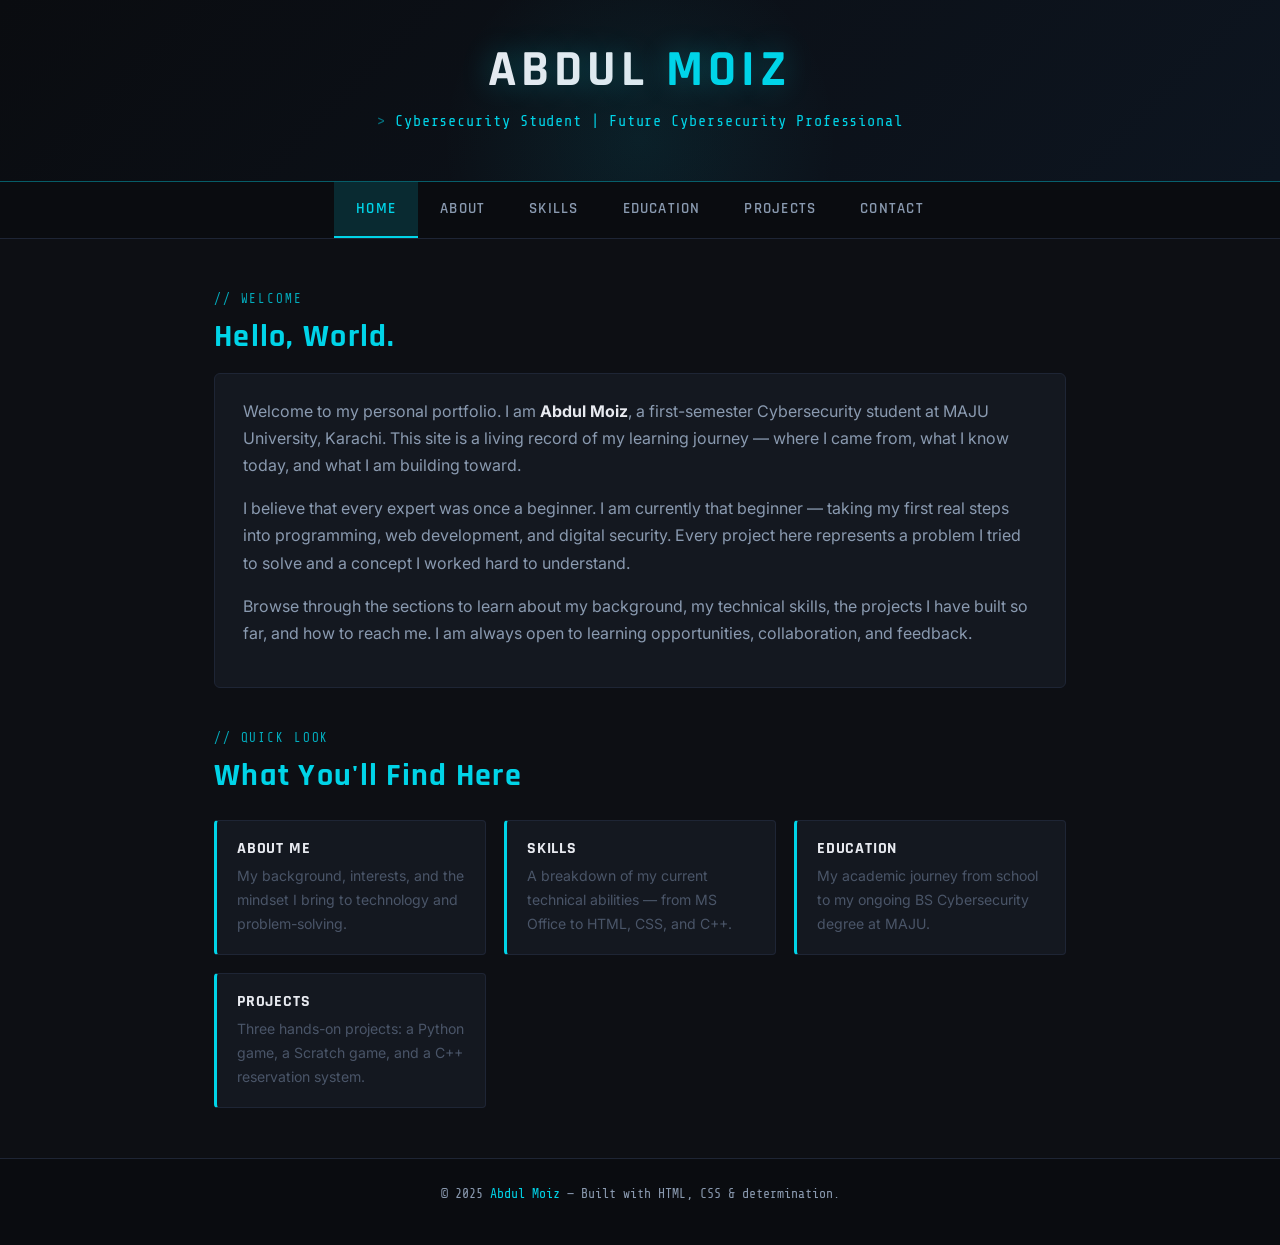
<file: Porfolio/index.html>
<!DOCTYPE html>
<html lang="en">
<head>
    <meta charset="UTF-8">
    <meta name="viewport" content="width=device-width, initial-scale=1.0">
    <title>Abdul Moiz - Portfolio</title>
    <link rel="stylesheet" href="style.css">
</head>
<body>

<header>
    <h1>Abdul <span>Moiz</span></h1>
    <p class="tagline">Cybersecurity Student | Future Cybersecurity Professional</p>
</header>

<nav>
    <a href="index.html" class="active">Home</a>
    <a href="about.html">About</a>
    <a href="skills.html">Skills</a>
    <a href="education.html">Education</a>
    <a href="project.html">Projects</a>
    <a href="contact.html">Contact</a>
</nav>

<section>
    <div class="section-label">// welcome</div>
    <h2>Hello, World.</h2>
    <div class="card">
        <p>
            Welcome to my personal portfolio. I am <strong style="color:var(--text-primary)">Abdul Moiz</strong>, a first-semester
            Cybersecurity student at MAJU University, Karachi. This site is a living record of my learning journey —
            where I came from, what I know today, and what I am building toward.
        </p>
        <p>
            I believe that every expert was once a beginner. I am currently that beginner — taking my first real steps into
            programming, web development, and digital security. Every project here represents a problem I tried to solve
            and a concept I worked hard to understand.
        </p>
        <p>
            Browse through the sections to learn about my background, my technical skills, the projects I have built so far,
            and how to reach me. I am always open to learning opportunities, collaboration, and feedback.
        </p>
    </div>

    <div class="section-label" style="margin-top:40px">// quick look</div>
    <h2>What You'll Find Here</h2>
    <div class="skills-grid">
        <div class="skill-item">
            <h4>About Me</h4>
            <p>My background, interests, and the mindset I bring to technology and problem-solving.</p>
        </div>
        <div class="skill-item">
            <h4>Skills</h4>
            <p>A breakdown of my current technical abilities — from MS Office to HTML, CSS, and C++.</p>
        </div>
        <div class="skill-item">
            <h4>Education</h4>
            <p>My academic journey from school to my ongoing BS Cybersecurity degree at MAJU.</p>
        </div>
        <div class="skill-item">
            <h4>Projects</h4>
            <p>Three hands-on projects: a Python game, a Scratch game, and a C++ reservation system.</p>
        </div>
    </div>
</section>

<footer>
    <p>&copy; 2025 <span>Abdul Moiz</span> &mdash; Built with HTML, CSS &amp; determination.</p>
</footer>

</body>
</html>
</file>
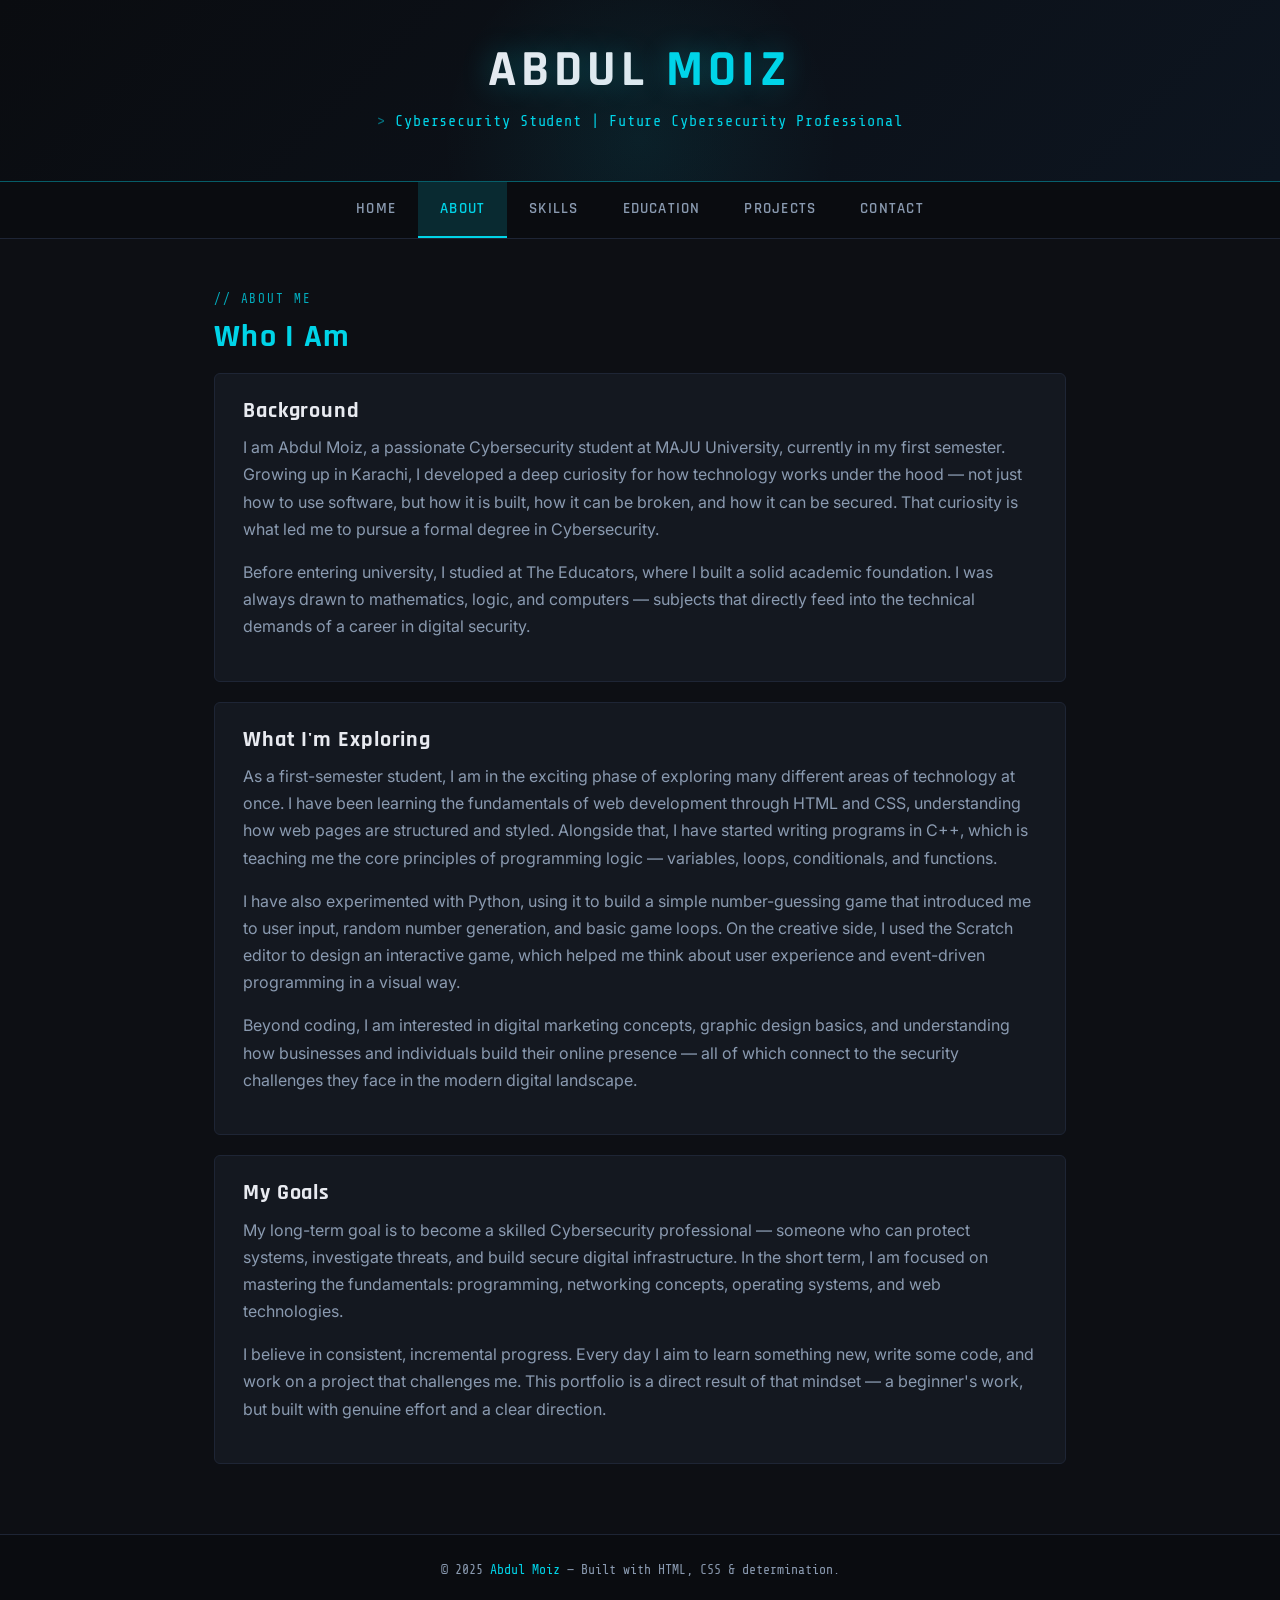
<file: Porfolio/about.html>
<!DOCTYPE html>
<html lang="en">
<head>
    <meta charset="UTF-8">
    <meta name="viewport" content="width=device-width, initial-scale=1.0">
    <title>About Me - Abdul Moiz</title>
    <link rel="stylesheet" href="style.css">
</head>
<body>

<header>
    <h1>Abdul <span>Moiz</span></h1>
    <p class="tagline">Cybersecurity Student | Future Cybersecurity Professional</p>
</header>

<nav>
    <a href="index.html">Home</a>
    <a href="about.html" class="active">About</a>
    <a href="skills.html">Skills</a>
    <a href="education.html">Education</a>
    <a href="project.html">Projects</a>
    <a href="contact.html">Contact</a>
</nav>

<section>
    <div class="section-label">// about me</div>
    <h2>Who I Am</h2>

    <div class="card">
        <h3>Background</h3>
        <p>
            I am Abdul Moiz, a passionate Cybersecurity student at MAJU University, currently in my first semester.
            Growing up in Karachi, I developed a deep curiosity for how technology works under the hood —
            not just how to use software, but how it is built, how it can be broken, and how it can be secured.
            That curiosity is what led me to pursue a formal degree in Cybersecurity.
        </p>
        <p>
            Before entering university, I studied at The Educators, where I built a solid academic foundation.
            I was always drawn to mathematics, logic, and computers — subjects that directly feed into the
            technical demands of a career in digital security.
        </p>
    </div>

    <div class="card">
        <h3>What I'm Exploring</h3>
        <p>
            As a first-semester student, I am in the exciting phase of exploring many different areas of technology at once.
            I have been learning the fundamentals of web development through HTML and CSS, understanding how web pages are
            structured and styled. Alongside that, I have started writing programs in C++, which is teaching me the core
            principles of programming logic — variables, loops, conditionals, and functions.
        </p>
        <p>
            I have also experimented with Python, using it to build a simple number-guessing game that introduced me to
            user input, random number generation, and basic game loops. On the creative side, I used the Scratch editor to
            design an interactive game, which helped me think about user experience and event-driven programming in a
            visual way.
        </p>
        <p>
            Beyond coding, I am interested in digital marketing concepts, graphic design basics, and understanding how
            businesses and individuals build their online presence — all of which connect to the security challenges
            they face in the modern digital landscape.
        </p>
    </div>

    <div class="card">
        <h3>My Goals</h3>
        <p>
            My long-term goal is to become a skilled Cybersecurity professional — someone who can protect systems,
            investigate threats, and build secure digital infrastructure. In the short term, I am focused on mastering
            the fundamentals: programming, networking concepts, operating systems, and web technologies.
        </p>
        <p>
            I believe in consistent, incremental progress. Every day I aim to learn something new, write some code,
            and work on a project that challenges me. This portfolio is a direct result of that mindset —
            a beginner's work, but built with genuine effort and a clear direction.
        </p>
    </div>
</section>

<footer>
    <p>&copy; 2025 <span>Abdul Moiz</span> &mdash; Built with HTML, CSS &amp; determination.</p>
</footer>

</body>
</html>
</file>
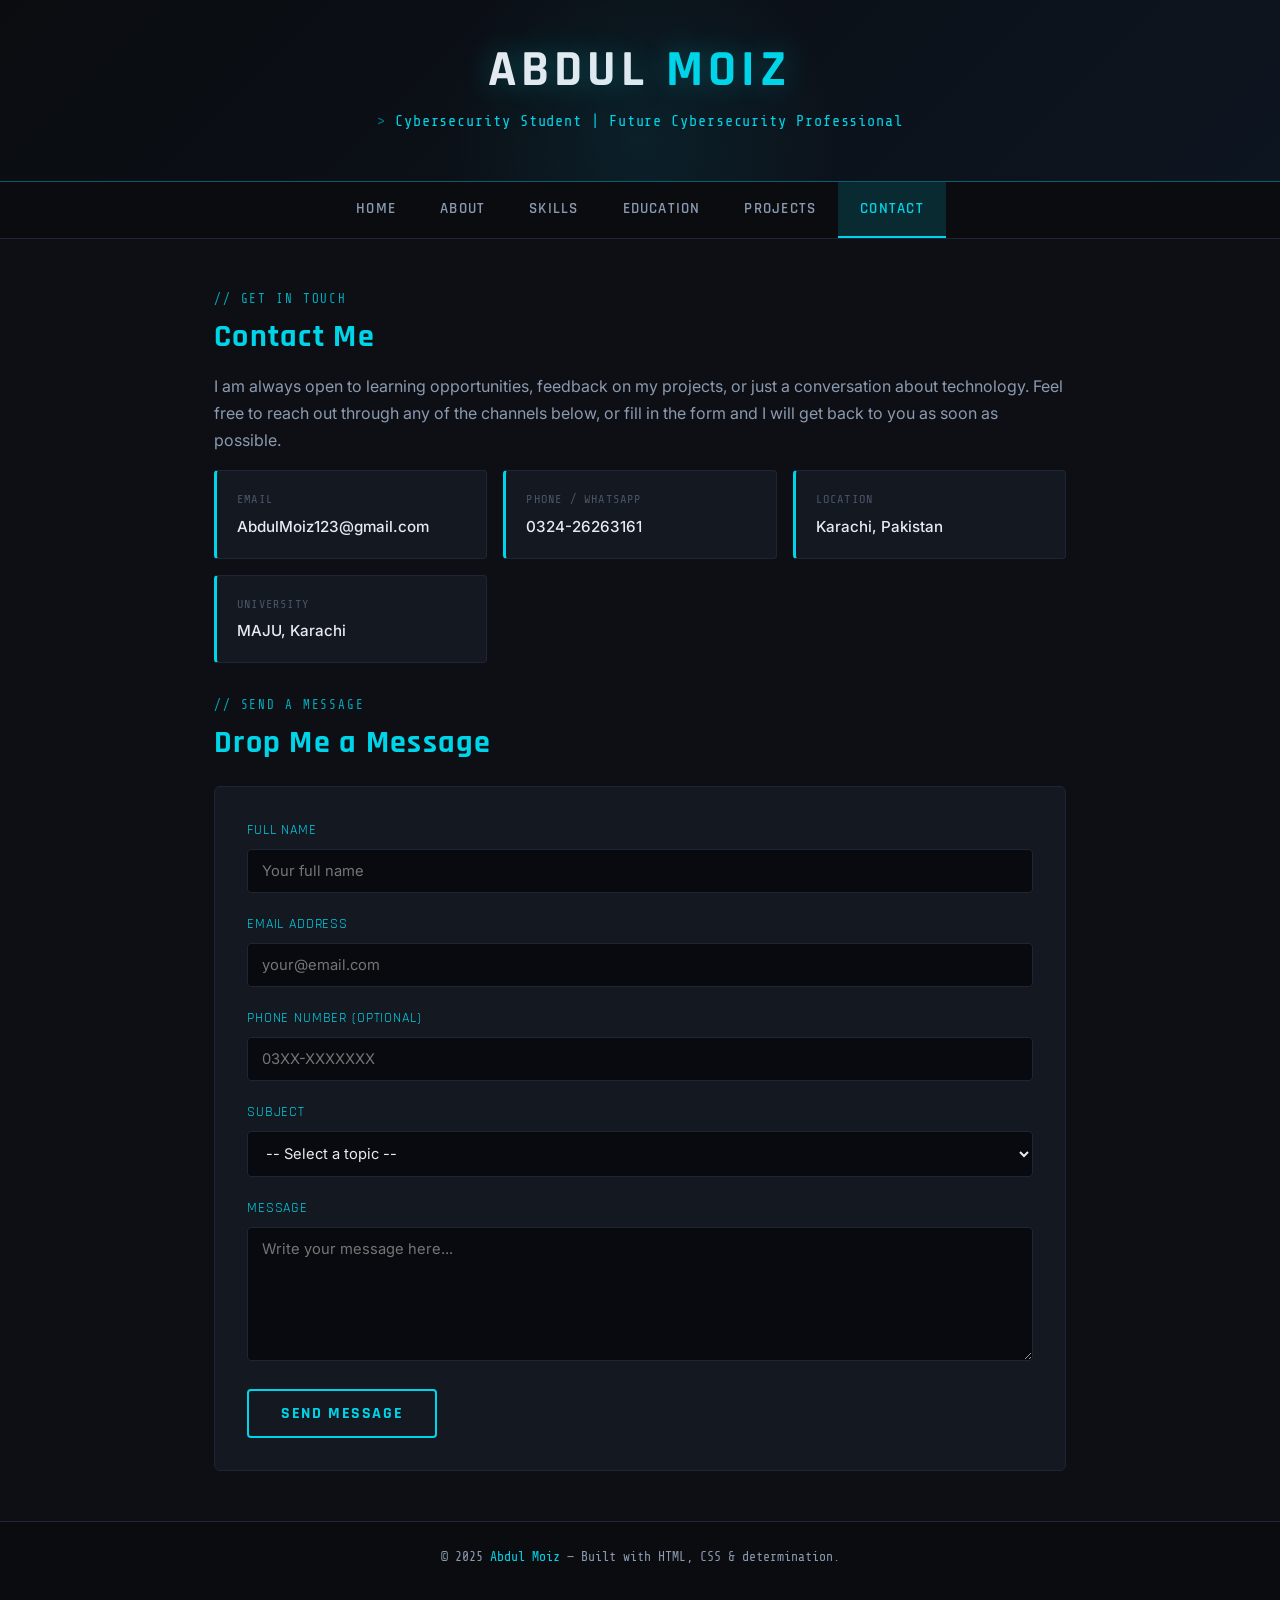
<file: Porfolio/contact.html>
<!DOCTYPE html>
<html lang="en">
<head>
    <meta charset="UTF-8">
    <meta name="viewport" content="width=device-width, initial-scale=1.0">
    <title>Contact - Abdul Moiz</title>
    <link rel="stylesheet" href="style.css">
</head>
<body>

<header>
    <h1>Abdul <span>Moiz</span></h1>
    <p class="tagline">Cybersecurity Student | Future Cybersecurity Professional</p>
</header>

<nav>
    <a href="index.html">Home</a>
    <a href="about.html">About</a>
    <a href="skills.html">Skills</a>
    <a href="education.html">Education</a>
    <a href="project.html">Projects</a>
    <a href="contact.html" class="active">Contact</a>
</nav>

<section>
    <div class="section-label">// get in touch</div>
    <h2>Contact Me</h2>
    <p>
        I am always open to learning opportunities, feedback on my projects, or just a conversation
        about technology. Feel free to reach out through any of the channels below, or fill in the
        form and I will get back to you as soon as possible.
    </p>

    <div class="contact-info">
        <div class="contact-item">
            <div class="ci-label">Email</div>
            <div class="ci-value">AbdulMoiz123@gmail.com</div>
        </div>
        <div class="contact-item">
            <div class="ci-label">Phone / WhatsApp</div>
            <div class="ci-value">0324-26263161</div>
        </div>
        <div class="contact-item">
            <div class="ci-label">Location</div>
            <div class="ci-value">Karachi, Pakistan</div>
        </div>
        <div class="contact-item">
            <div class="ci-label">University</div>
            <div class="ci-value">MAJU, Karachi</div>
        </div>
    </div>

    <div class="section-label">// send a message</div>
    <h2>Drop Me a Message</h2>

    <div class="form-wrapper">
        <form action="#" method="post">

            <div class="form-group">
                <label for="fullname">Full Name</label>
                <input type="text" id="fullname" name="fullname" placeholder="Your full name" required>
            </div>

            <div class="form-group">
                <label for="email">Email Address</label>
                <input type="email" id="email" name="email" placeholder="your@email.com" required>
            </div>

            <div class="form-group">
                <label for="phone">Phone Number (optional)</label>
                <input type="tel" id="phone" name="phone" placeholder="03XX-XXXXXXX">
            </div>

            <div class="form-group">
                <label for="subject">Subject</label>
                <select id="subject" name="subject">
                    <option value="">-- Select a topic --</option>
                    <option value="feedback">Feedback on my portfolio</option>
                    <option value="project">Question about a project</option>
                    <option value="collab">Collaboration opportunity</option>
                    <option value="general">General message</option>
                </select>
            </div>

            <div class="form-group">
                <label for="message">Message</label>
                <textarea id="message" name="message" placeholder="Write your message here..." rows="6" required></textarea>
            </div>

            <button type="submit" class="btn">Send Message</button>

        </form>
    </div>
</section>

<footer>
    <p>&copy; 2025 <span>Abdul Moiz</span> &mdash; Built with HTML, CSS &amp; determination.</p>
</footer>

</body>
</html>
</file>
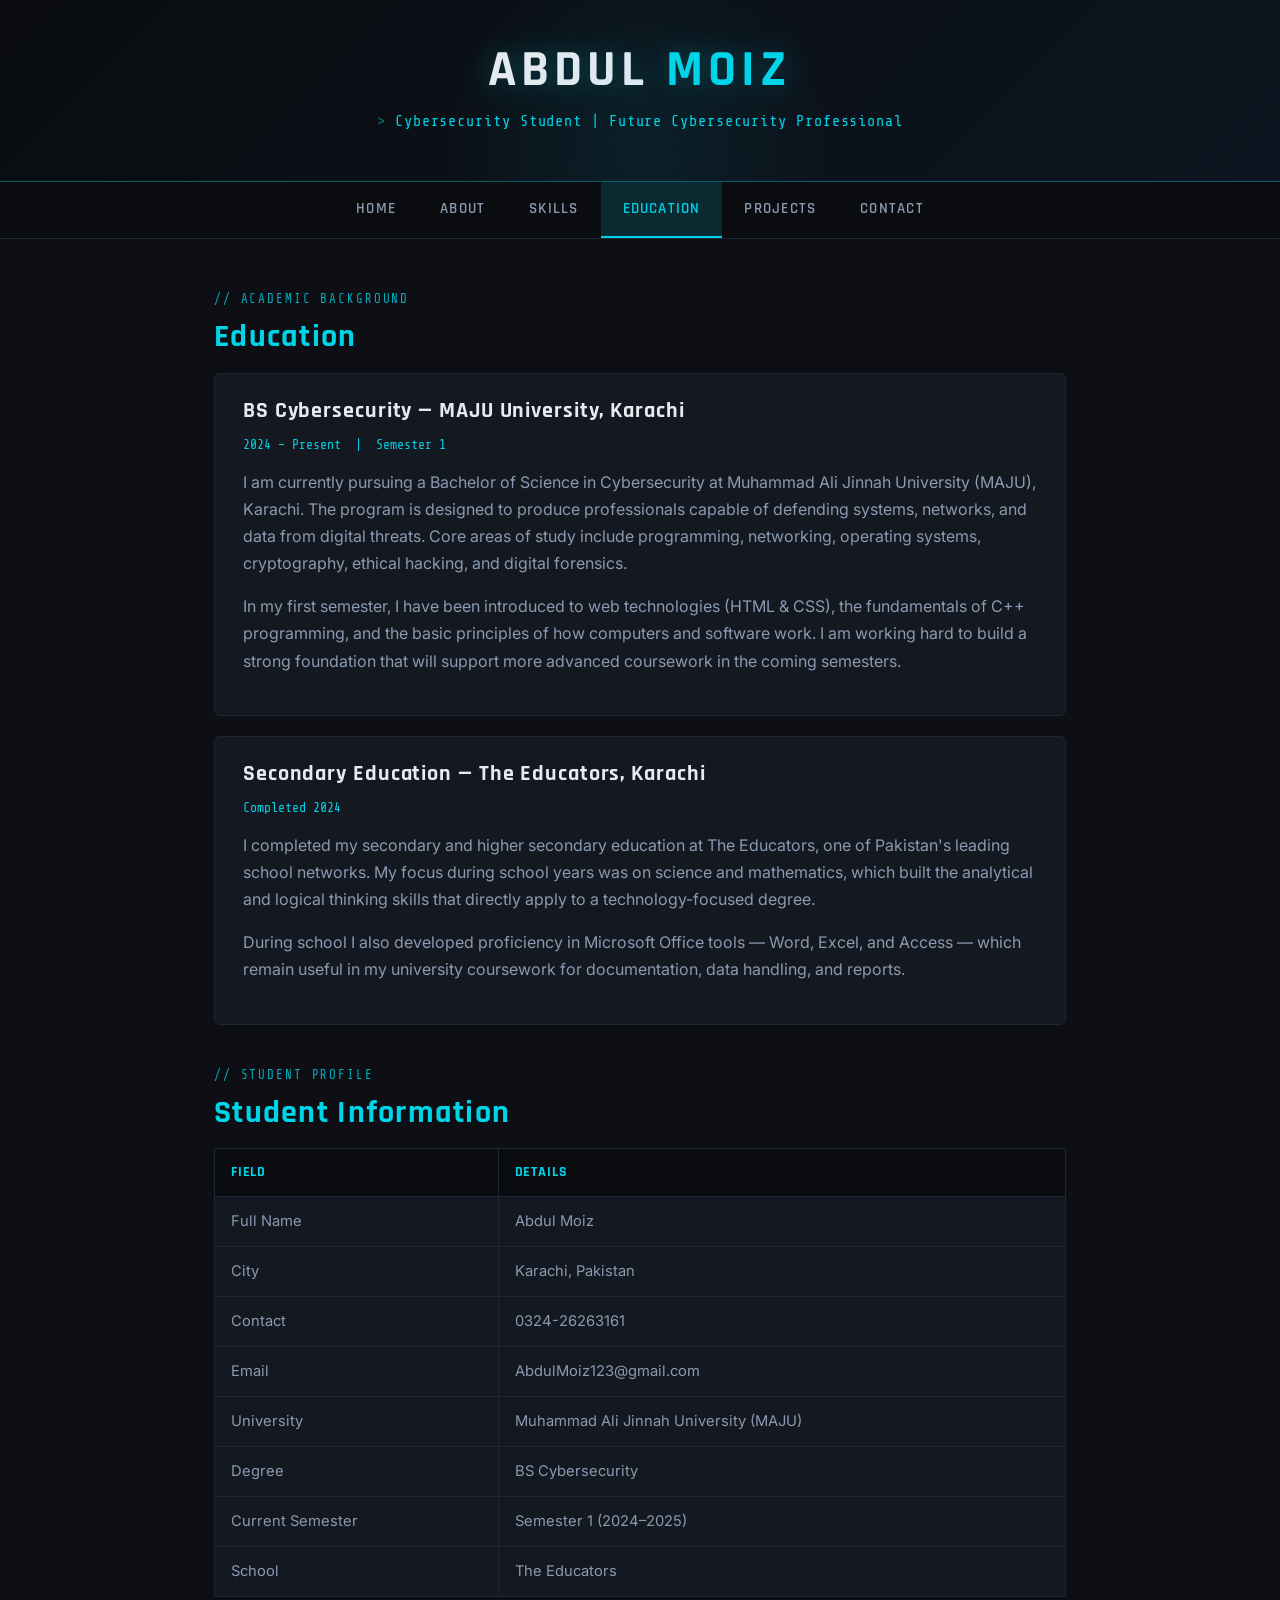
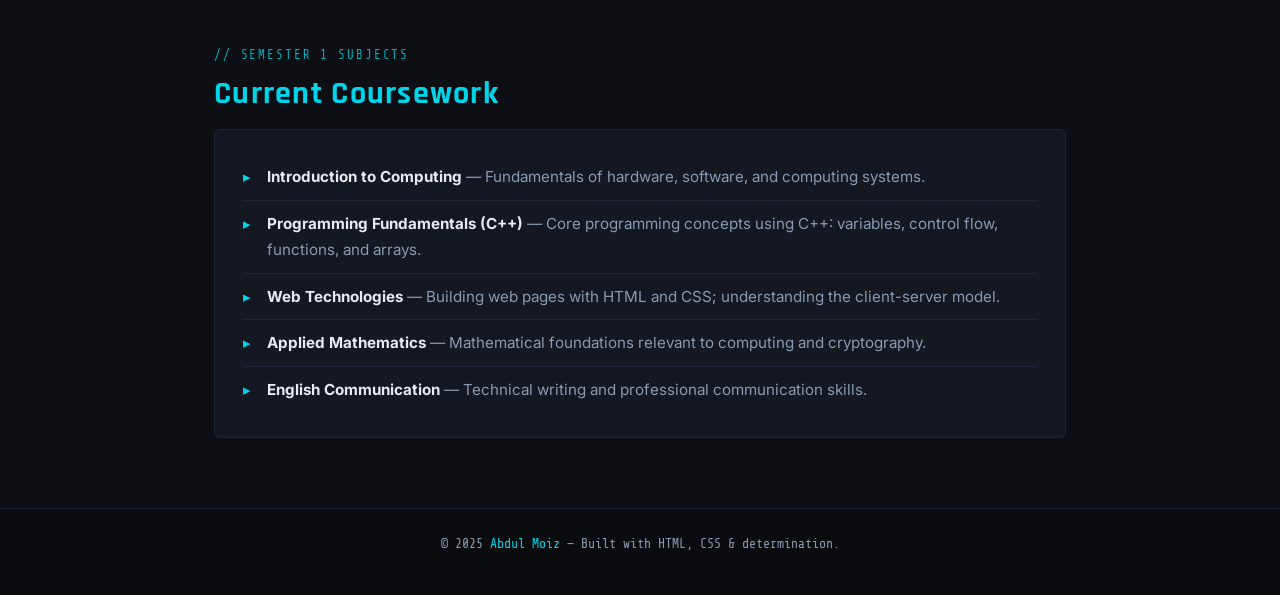
<file: Porfolio/education.html>
<!DOCTYPE html>
<html lang="en">
<head>
    <meta charset="UTF-8">
    <meta name="viewport" content="width=device-width, initial-scale=1.0">
    <title>Education - Abdul Moiz</title>
    <link rel="stylesheet" href="style.css">
</head>
<body>

<header>
    <h1>Abdul <span>Moiz</span></h1>
    <p class="tagline">Cybersecurity Student | Future Cybersecurity Professional</p>
</header>

<nav>
    <a href="index.html">Home</a>
    <a href="about.html">About</a>
    <a href="skills.html">Skills</a>
    <a href="education.html" class="active">Education</a>
    <a href="project.html">Projects</a>
    <a href="contact.html">Contact</a>
</nav>

<section>
    <div class="section-label">// academic background</div>
    <h2>Education</h2>

    <div class="card">
        <h3>BS Cybersecurity — MAJU University, Karachi</h3>
        <p style="font-family:var(--font-mono); font-size:0.82rem; color:var(--accent); margin-bottom:12px">2024 – Present &nbsp;|&nbsp; Semester 1</p>
        <p>
            I am currently pursuing a Bachelor of Science in Cybersecurity at Muhammad Ali Jinnah University (MAJU), Karachi.
            The program is designed to produce professionals capable of defending systems, networks, and data from digital threats.
            Core areas of study include programming, networking, operating systems, cryptography, ethical hacking, and digital forensics.
        </p>
        <p>
            In my first semester, I have been introduced to web technologies (HTML & CSS), the fundamentals of C++ programming,
            and the basic principles of how computers and software work. I am working hard to build a strong foundation
            that will support more advanced coursework in the coming semesters.
        </p>
    </div>

    <div class="card">
        <h3>Secondary Education — The Educators, Karachi</h3>
        <p style="font-family:var(--font-mono); font-size:0.82rem; color:var(--accent); margin-bottom:12px">Completed 2024</p>
        <p>
            I completed my secondary and higher secondary education at The Educators, one of Pakistan's leading
            school networks. My focus during school years was on science and mathematics, which built the analytical
            and logical thinking skills that directly apply to a technology-focused degree.
        </p>
        <p>
            During school I also developed proficiency in Microsoft Office tools — Word, Excel, and Access —
            which remain useful in my university coursework for documentation, data handling, and reports.
        </p>
    </div>

    <div class="section-label" style="margin-top:40px">// student profile</div>
    <h2>Student Information</h2>

    <table>
        <thead>
            <tr>
                <th>Field</th>
                <th>Details</th>
            </tr>
        </thead>
        <tbody>
            <tr>
                <td>Full Name</td>
                <td>Abdul Moiz</td>
            </tr>
            <tr>
                <td>City</td>
                <td>Karachi, Pakistan</td>
            </tr>
            <tr>
                <td>Contact</td>
                <td>0324-26263161</td>
            </tr>
            <tr>
                <td>Email</td>
                <td>AbdulMoiz123@gmail.com</td>
            </tr>
            <tr>
                <td>University</td>
                <td>Muhammad Ali Jinnah University (MAJU)</td>
            </tr>
            <tr>
                <td>Degree</td>
                <td>BS Cybersecurity</td>
            </tr>
            <tr>
                <td>Current Semester</td>
                <td>Semester 1 (2024–2025)</td>
            </tr>
            <tr>
                <td>School</td>
                <td>The Educators</td>
            </tr>
        </tbody>
    </table>

    <div class="section-label" style="margin-top:48px">// semester 1 subjects</div>
    <h2>Current Coursework</h2>
    <div class="card">
        <ul class="styled">
            <li><strong style="color:var(--text-primary)">Introduction to Computing</strong> — Fundamentals of hardware, software, and computing systems.</li>
            <li><strong style="color:var(--text-primary)">Programming Fundamentals (C++)</strong> — Core programming concepts using C++: variables, control flow, functions, and arrays.</li>
            <li><strong style="color:var(--text-primary)">Web Technologies</strong> — Building web pages with HTML and CSS; understanding the client-server model.</li>
            <li><strong style="color:var(--text-primary)">Applied Mathematics</strong> — Mathematical foundations relevant to computing and cryptography.</li>
            <li><strong style="color:var(--text-primary)">English Communication</strong> — Technical writing and professional communication skills.</li>
        </ul>
    </div>
</section>

<footer>
    <p>&copy; 2025 <span>Abdul Moiz</span> &mdash; Built with HTML, CSS &amp; determination.</p>
</footer>

</body>
</html>
</file>
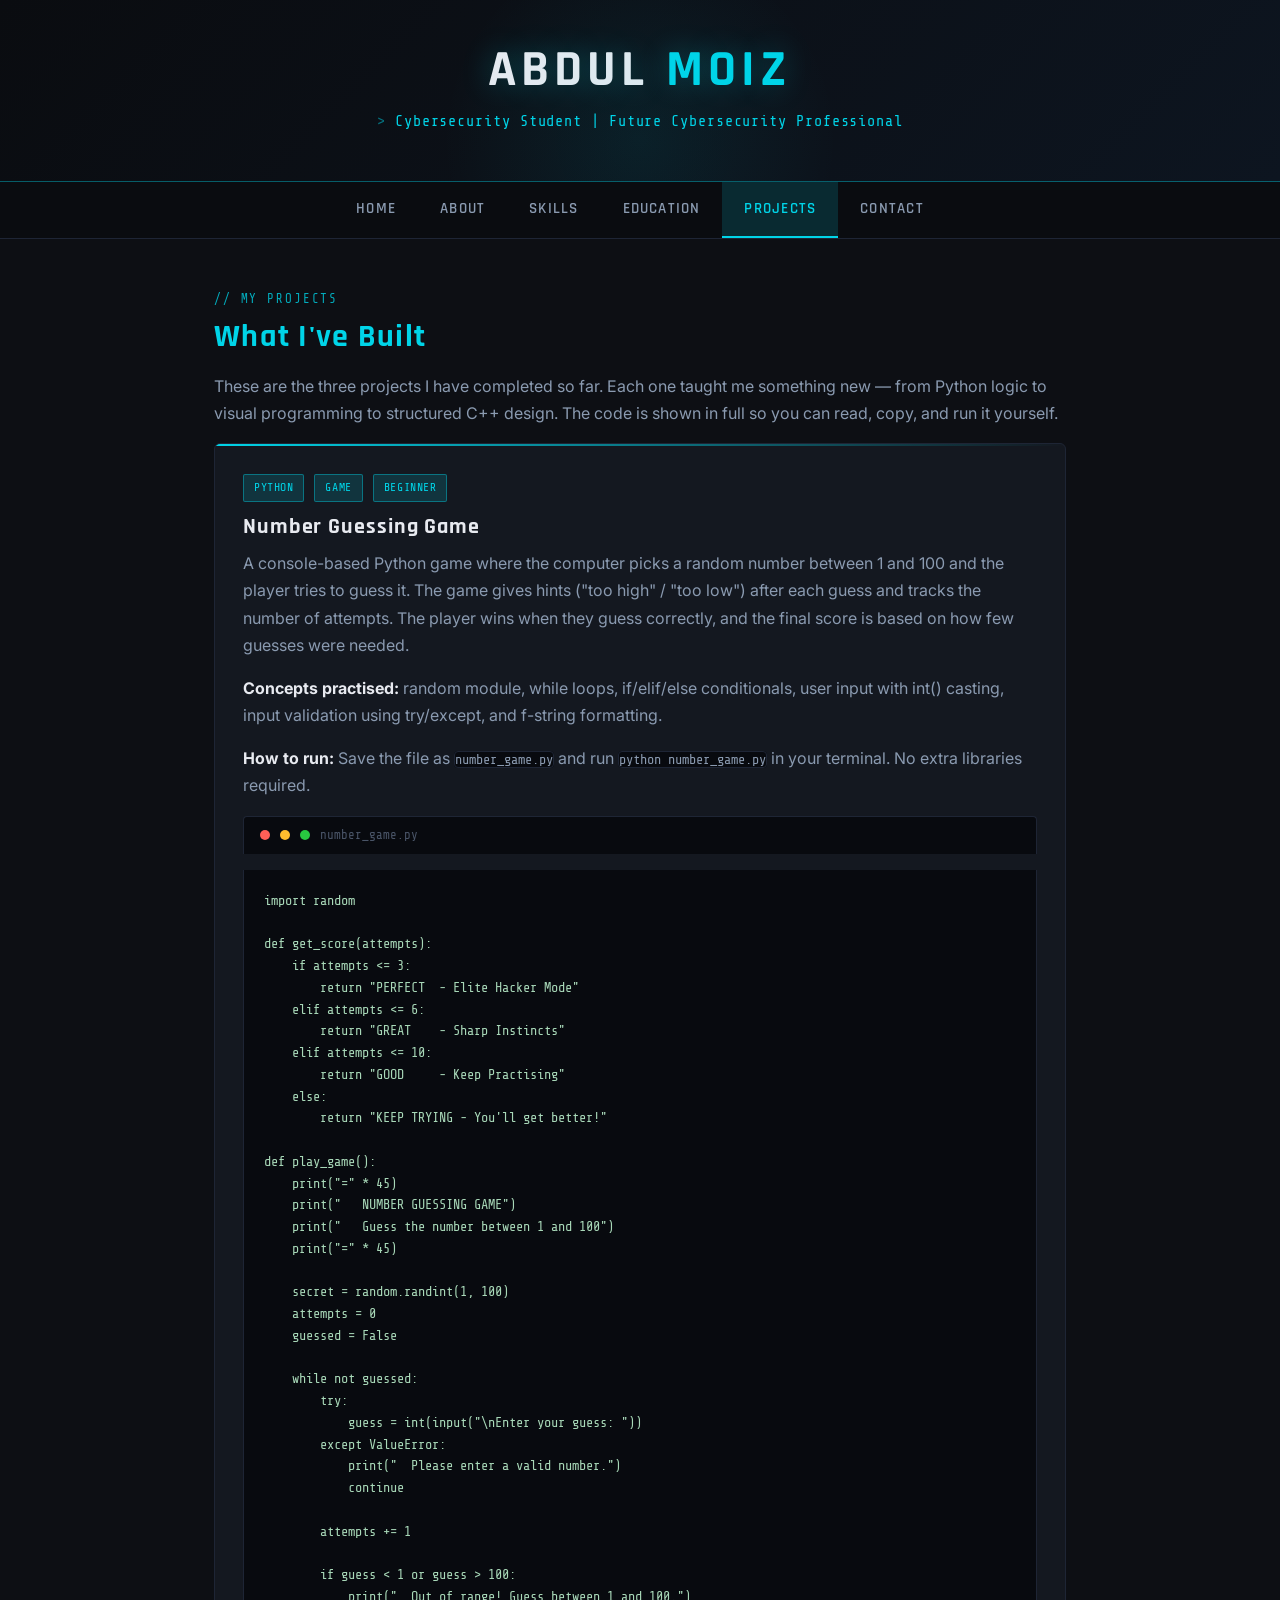
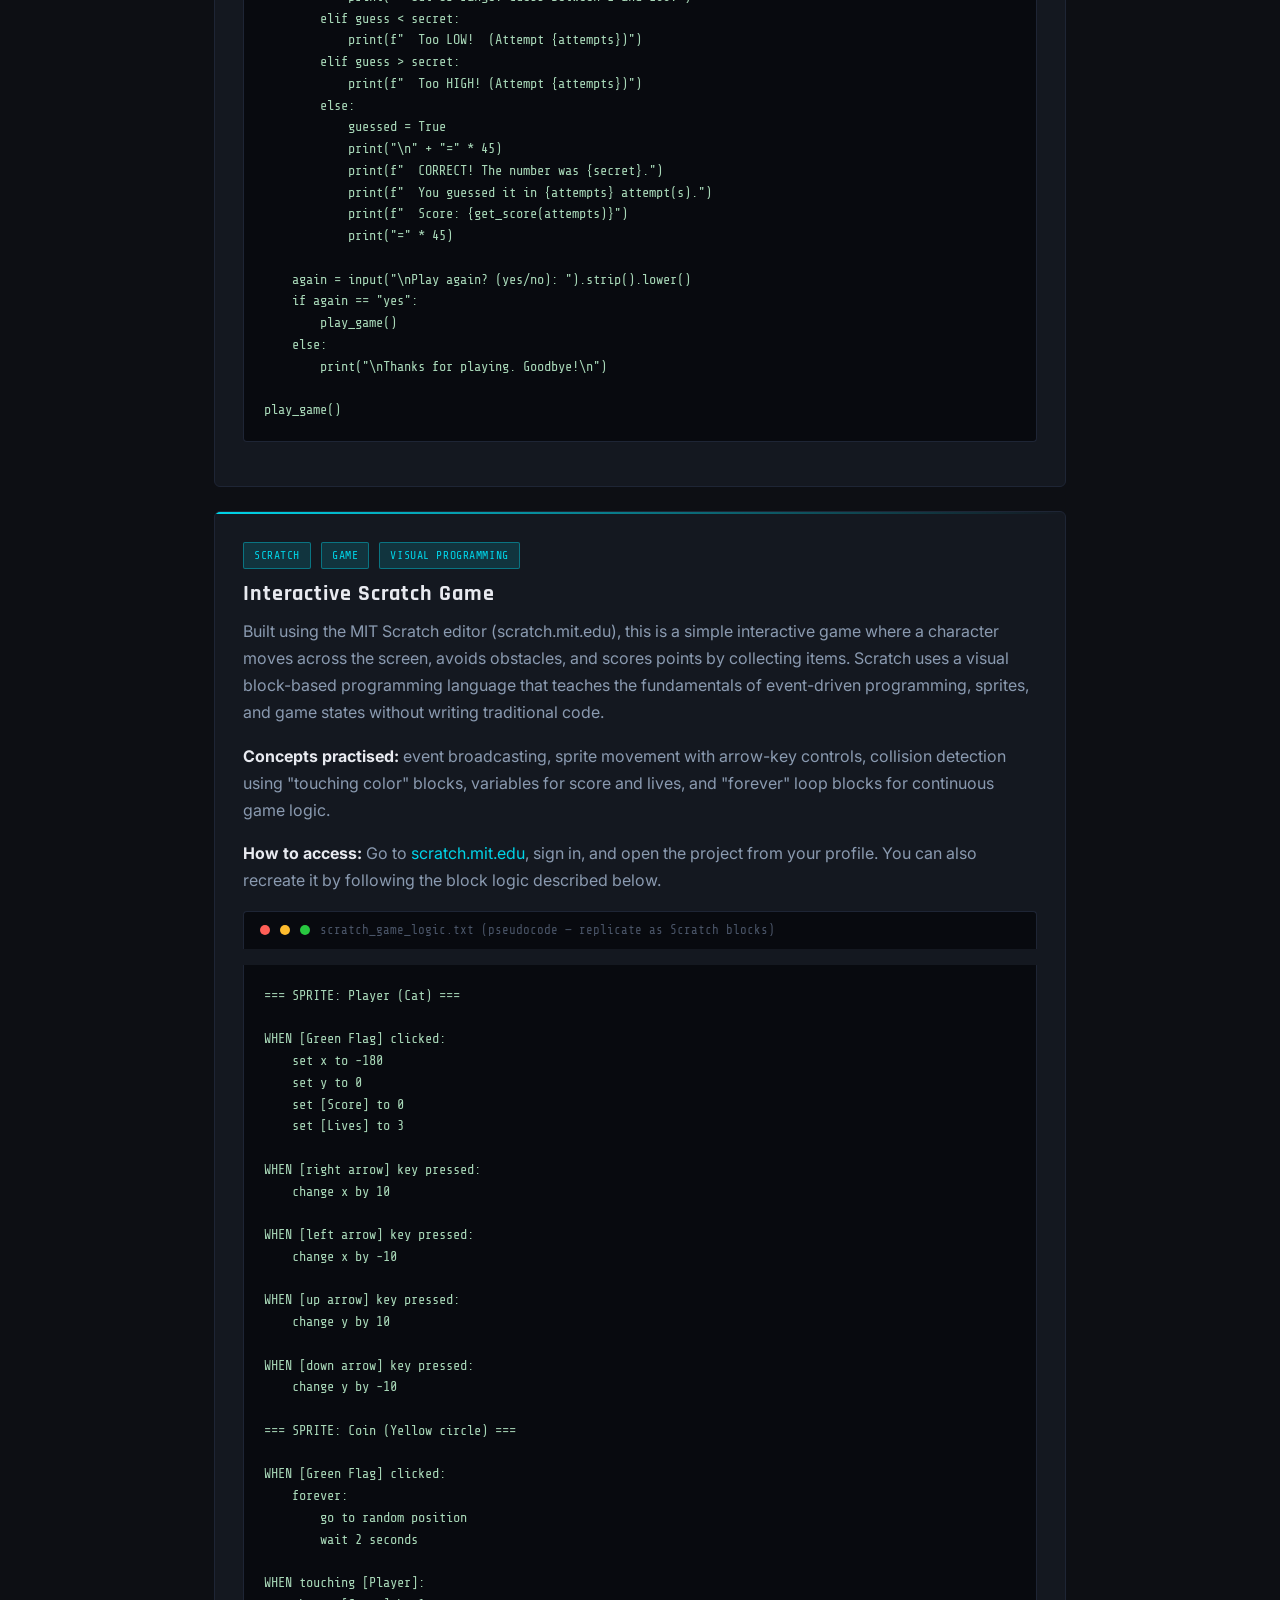
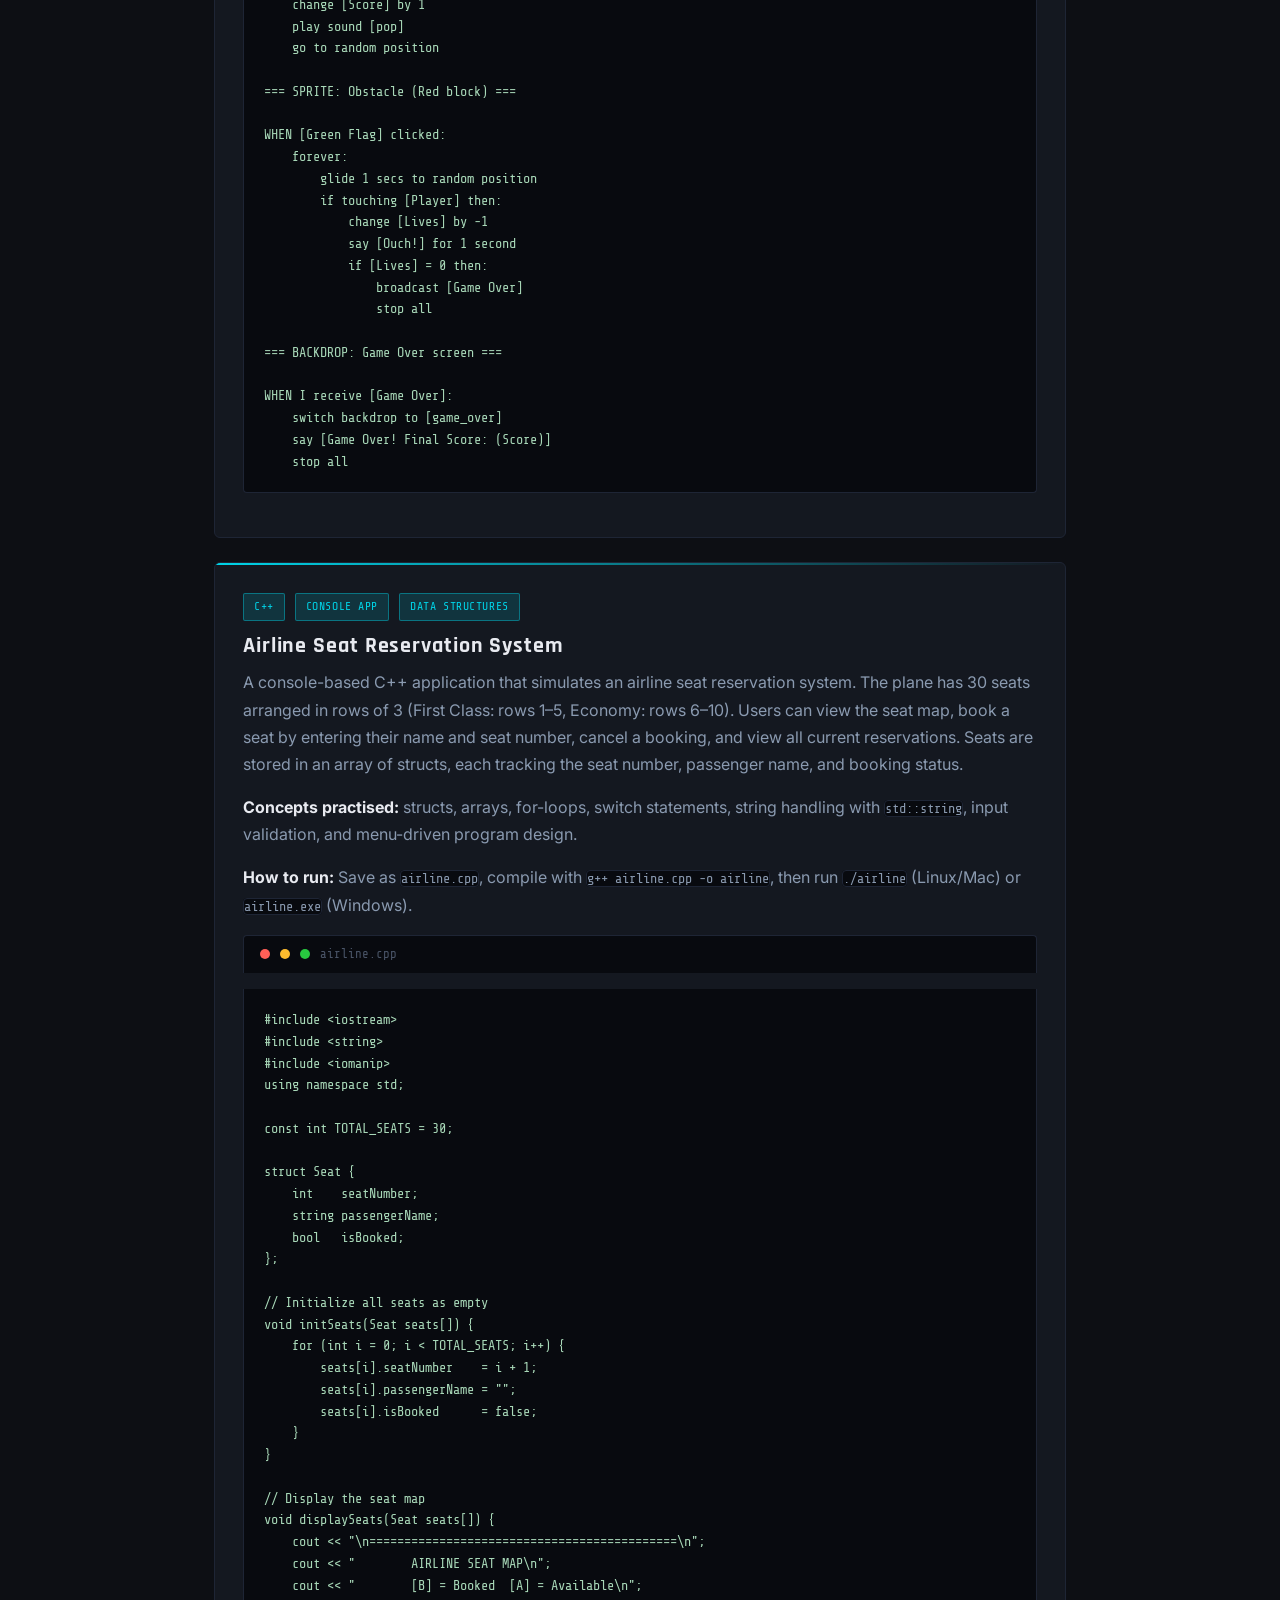
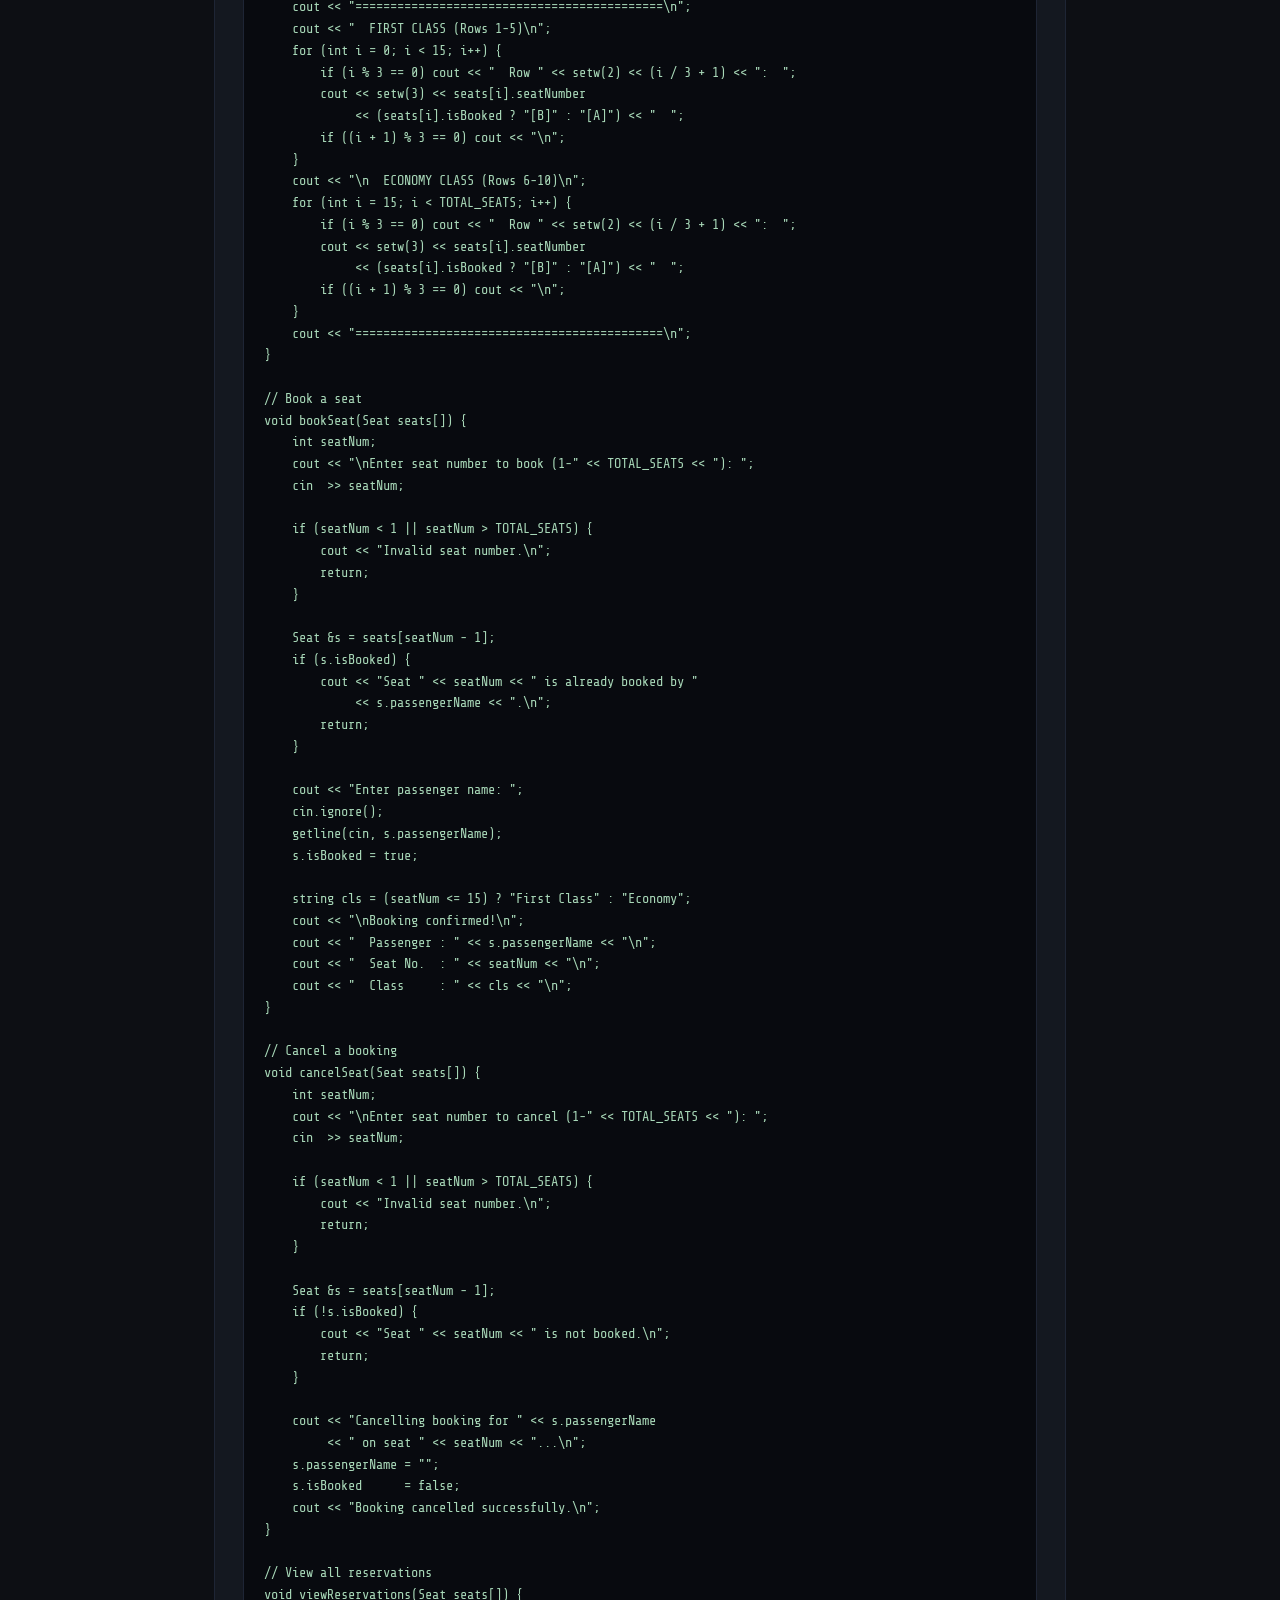
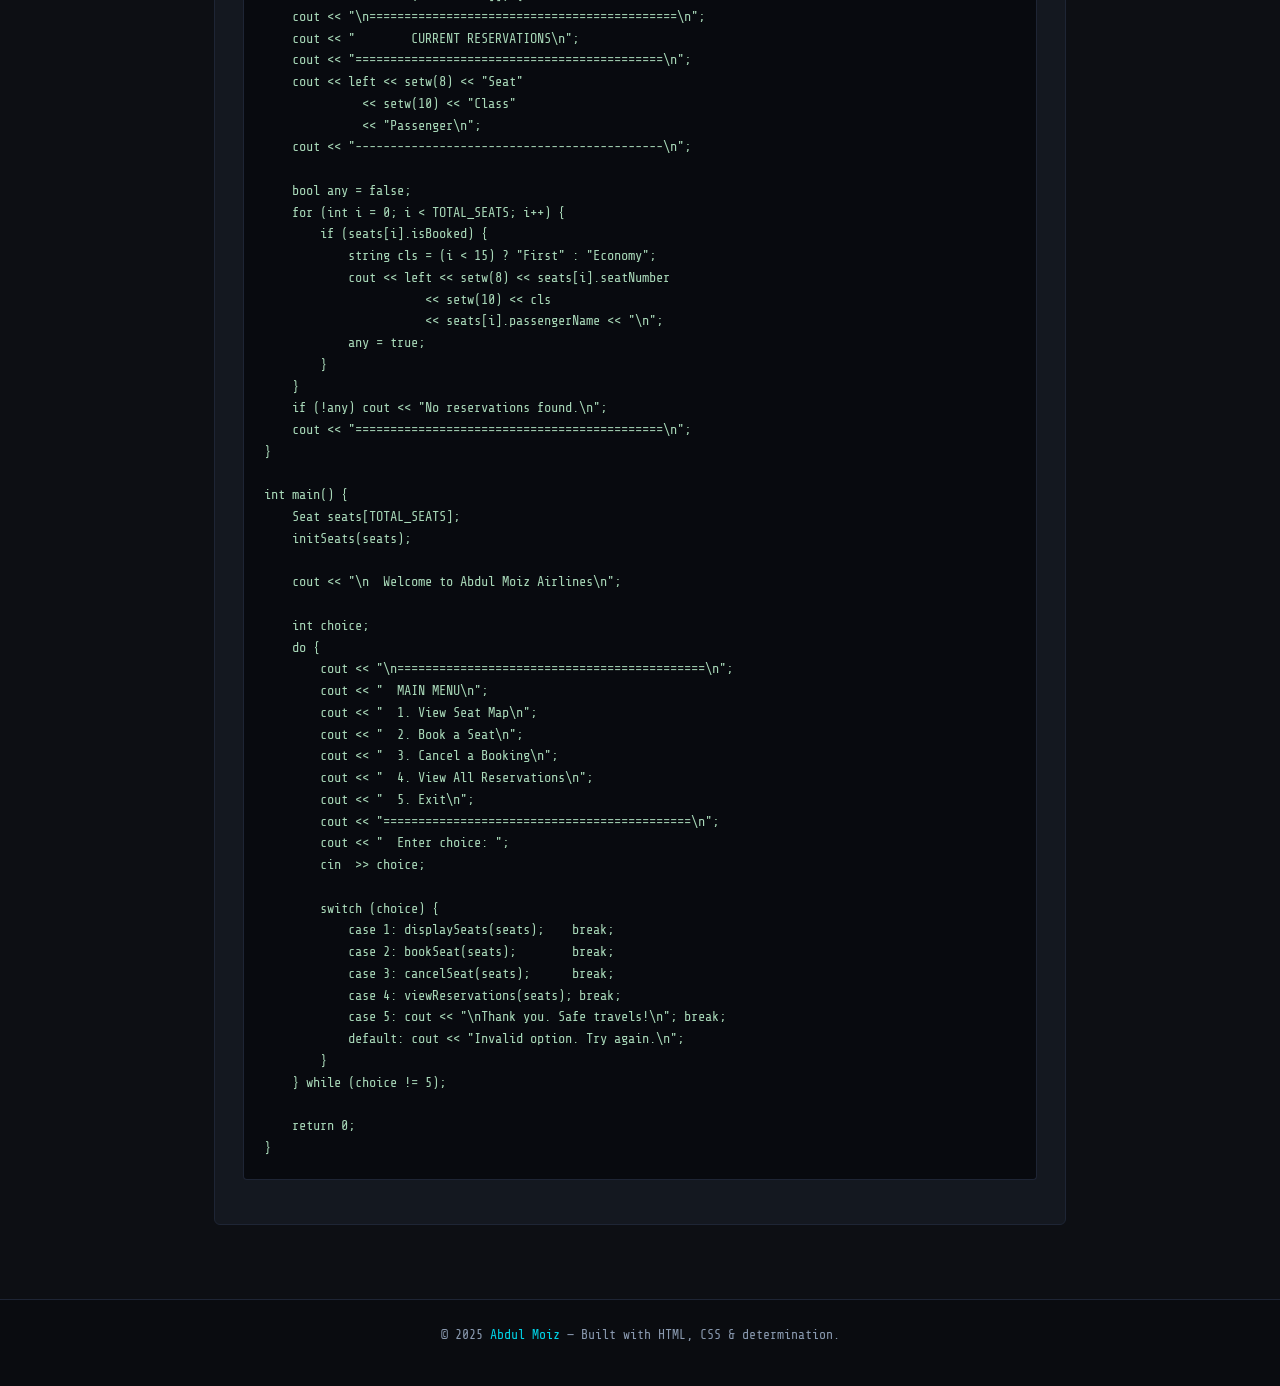
<file: Porfolio/project.html>
<!DOCTYPE html>
<html lang="en">
<head>
    <meta charset="UTF-8">
    <meta name="viewport" content="width=device-width, initial-scale=1.0">
    <title>Projects - Abdul Moiz</title>
    <link rel="stylesheet" href="style.css">
</head>
<body>

<header>
    <h1>Abdul <span>Moiz</span></h1>
    <p class="tagline">Cybersecurity Student | Future Cybersecurity Professional</p>
</header>

<nav>
    <a href="index.html">Home</a>
    <a href="about.html">About</a>
    <a href="skills.html">Skills</a>
    <a href="education.html">Education</a>
    <a href="project.html" class="active">Projects</a>
    <a href="contact.html">Contact</a>
</nav>

<section>
    <div class="section-label">// my projects</div>
    <h2>What I've Built</h2>
    <p>
        These are the three projects I have completed so far. Each one taught me something new —
        from Python logic to visual programming to structured C++ design. The code is shown in full
        so you can read, copy, and run it yourself.
    </p>

    <!-- ====== PROJECT 1: Python Number Guessing ====== -->
    <div class="project-card">
        <span class="project-tag">Python</span>
        <span class="project-tag">Game</span>
        <span class="project-tag">Beginner</span>
        <h3>Number Guessing Game</h3>
        <p>
            A console-based Python game where the computer picks a random number between 1 and 100
            and the player tries to guess it. The game gives hints ("too high" / "too low") after
            each guess and tracks the number of attempts. The player wins when they guess correctly,
            and the final score is based on how few guesses were needed.
        </p>
        <p>
            <strong style="color:var(--text-primary)">Concepts practised:</strong>
            random module, while loops, if/elif/else conditionals, user input with int() casting,
            input validation using try/except, and f-string formatting.
        </p>
        <p>
            <strong style="color:var(--text-primary)">How to run:</strong>
            Save the file as <code>number_game.py</code> and run <code>python number_game.py</code>
            in your terminal. No extra libraries required.
        </p>

        <div class="code-header">
            <div class="dot dot-r"></div><div class="dot dot-y"></div><div class="dot dot-g"></div>
            <span>number_game.py</span>
        </div>
<pre>
import random

def get_score(attempts):
    if attempts &lt;= 3:
        return "PERFECT  - Elite Hacker Mode"
    elif attempts &lt;= 6:
        return "GREAT    - Sharp Instincts"
    elif attempts &lt;= 10:
        return "GOOD     - Keep Practising"
    else:
        return "KEEP TRYING - You'll get better!"

def play_game():
    print("=" * 45)
    print("   NUMBER GUESSING GAME")
    print("   Guess the number between 1 and 100")
    print("=" * 45)

    secret = random.randint(1, 100)
    attempts = 0
    guessed = False

    while not guessed:
        try:
            guess = int(input("\nEnter your guess: "))
        except ValueError:
            print("  Please enter a valid number.")
            continue

        attempts += 1

        if guess &lt; 1 or guess &gt; 100:
            print("  Out of range! Guess between 1 and 100.")
        elif guess &lt; secret:
            print(f"  Too LOW!  (Attempt {attempts})")
        elif guess &gt; secret:
            print(f"  Too HIGH! (Attempt {attempts})")
        else:
            guessed = True
            print("\n" + "=" * 45)
            print(f"  CORRECT! The number was {secret}.")
            print(f"  You guessed it in {attempts} attempt(s).")
            print(f"  Score: {get_score(attempts)}")
            print("=" * 45)

    again = input("\nPlay again? (yes/no): ").strip().lower()
    if again == "yes":
        play_game()
    else:
        print("\nThanks for playing. Goodbye!\n")

play_game()
</pre>
    </div>

    <!-- ====== PROJECT 2: Scratch Game ====== -->
    <div class="project-card">
        <span class="project-tag">Scratch</span>
        <span class="project-tag">Game</span>
        <span class="project-tag">Visual Programming</span>
        <h3>Interactive Scratch Game</h3>
        <p>
            Built using the MIT Scratch editor (scratch.mit.edu), this is a simple interactive game
            where a character moves across the screen, avoids obstacles, and scores points by collecting
            items. Scratch uses a visual block-based programming language that teaches the fundamentals
            of event-driven programming, sprites, and game states without writing traditional code.
        </p>
        <p>
            <strong style="color:var(--text-primary)">Concepts practised:</strong>
            event broadcasting, sprite movement with arrow-key controls, collision detection using
            "touching color" blocks, variables for score and lives, and "forever" loop blocks
            for continuous game logic.
        </p>
        <p>
            <strong style="color:var(--text-primary)">How to access:</strong>
            Go to <a href="https://scratch.mit.edu" target="_blank">scratch.mit.edu</a>, sign in,
            and open the project from your profile. You can also recreate it by following the
            block logic described below.
        </p>

        <div class="code-header">
            <div class="dot dot-r"></div><div class="dot dot-y"></div><div class="dot dot-g"></div>
            <span>scratch_game_logic.txt  (pseudocode — replicate as Scratch blocks)</span>
        </div>
<pre>
=== SPRITE: Player (Cat) ===

WHEN [Green Flag] clicked:
    set x to -180
    set y to 0
    set [Score] to 0
    set [Lives] to 3

WHEN [right arrow] key pressed:
    change x by 10

WHEN [left arrow] key pressed:
    change x by -10

WHEN [up arrow] key pressed:
    change y by 10

WHEN [down arrow] key pressed:
    change y by -10

=== SPRITE: Coin (Yellow circle) ===

WHEN [Green Flag] clicked:
    forever:
        go to random position
        wait 2 seconds

WHEN touching [Player]:
    change [Score] by 1
    play sound [pop]
    go to random position

=== SPRITE: Obstacle (Red block) ===

WHEN [Green Flag] clicked:
    forever:
        glide 1 secs to random position
        if touching [Player] then:
            change [Lives] by -1
            say [Ouch!] for 1 second
            if [Lives] = 0 then:
                broadcast [Game Over]
                stop all

=== BACKDROP: Game Over screen ===

WHEN I receive [Game Over]:
    switch backdrop to [game_over]
    say [Game Over! Final Score: (Score)]
    stop all
</pre>
    </div>

    <!-- ====== PROJECT 3: C++ Airline Seat Reservation ====== -->
    <div class="project-card">
        <span class="project-tag">C++</span>
        <span class="project-tag">Console App</span>
        <span class="project-tag">Data Structures</span>
        <h3>Airline Seat Reservation System</h3>
        <p>
            A console-based C++ application that simulates an airline seat reservation system.
            The plane has 30 seats arranged in rows of 3 (First Class: rows 1–5, Economy: rows 6–10).
            Users can view the seat map, book a seat by entering their name and seat number,
            cancel a booking, and view all current reservations. Seats are stored in an array of
            structs, each tracking the seat number, passenger name, and booking status.
        </p>
        <p>
            <strong style="color:var(--text-primary)">Concepts practised:</strong>
            structs, arrays, for-loops, switch statements, string handling with
            <code>std::string</code>, input validation, and menu-driven program design.
        </p>
        <p>
            <strong style="color:var(--text-primary)">How to run:</strong>
            Save as <code>airline.cpp</code>, compile with <code>g++ airline.cpp -o airline</code>,
            then run <code>./airline</code> (Linux/Mac) or <code>airline.exe</code> (Windows).
        </p>

        <div class="code-header">
            <div class="dot dot-r"></div><div class="dot dot-y"></div><div class="dot dot-g"></div>
            <span>airline.cpp</span>
        </div>
<pre>
#include &lt;iostream&gt;
#include &lt;string&gt;
#include &lt;iomanip&gt;
using namespace std;

const int TOTAL_SEATS = 30;

struct Seat {
    int    seatNumber;
    string passengerName;
    bool   isBooked;
};

// Initialize all seats as empty
void initSeats(Seat seats[]) {
    for (int i = 0; i &lt; TOTAL_SEATS; i++) {
        seats[i].seatNumber    = i + 1;
        seats[i].passengerName = "";
        seats[i].isBooked      = false;
    }
}

// Display the seat map
void displaySeats(Seat seats[]) {
    cout &lt;&lt; "\n============================================\n";
    cout &lt;&lt; "        AIRLINE SEAT MAP\n";
    cout &lt;&lt; "        [B] = Booked  [A] = Available\n";
    cout &lt;&lt; "============================================\n";
    cout &lt;&lt; "  FIRST CLASS (Rows 1-5)\n";
    for (int i = 0; i &lt; 15; i++) {
        if (i % 3 == 0) cout &lt;&lt; "  Row " &lt;&lt; setw(2) &lt;&lt; (i / 3 + 1) &lt;&lt; ":  ";
        cout &lt;&lt; setw(3) &lt;&lt; seats[i].seatNumber
             &lt;&lt; (seats[i].isBooked ? "[B]" : "[A]") &lt;&lt; "  ";
        if ((i + 1) % 3 == 0) cout &lt;&lt; "\n";
    }
    cout &lt;&lt; "\n  ECONOMY CLASS (Rows 6-10)\n";
    for (int i = 15; i &lt; TOTAL_SEATS; i++) {
        if (i % 3 == 0) cout &lt;&lt; "  Row " &lt;&lt; setw(2) &lt;&lt; (i / 3 + 1) &lt;&lt; ":  ";
        cout &lt;&lt; setw(3) &lt;&lt; seats[i].seatNumber
             &lt;&lt; (seats[i].isBooked ? "[B]" : "[A]") &lt;&lt; "  ";
        if ((i + 1) % 3 == 0) cout &lt;&lt; "\n";
    }
    cout &lt;&lt; "============================================\n";
}

// Book a seat
void bookSeat(Seat seats[]) {
    int seatNum;
    cout &lt;&lt; "\nEnter seat number to book (1-" &lt;&lt; TOTAL_SEATS &lt;&lt; "): ";
    cin  &gt;&gt; seatNum;

    if (seatNum &lt; 1 || seatNum &gt; TOTAL_SEATS) {
        cout &lt;&lt; "Invalid seat number.\n";
        return;
    }

    Seat &amp;s = seats[seatNum - 1];
    if (s.isBooked) {
        cout &lt;&lt; "Seat " &lt;&lt; seatNum &lt;&lt; " is already booked by "
             &lt;&lt; s.passengerName &lt;&lt; ".\n";
        return;
    }

    cout &lt;&lt; "Enter passenger name: ";
    cin.ignore();
    getline(cin, s.passengerName);
    s.isBooked = true;

    string cls = (seatNum &lt;= 15) ? "First Class" : "Economy";
    cout &lt;&lt; "\nBooking confirmed!\n";
    cout &lt;&lt; "  Passenger : " &lt;&lt; s.passengerName &lt;&lt; "\n";
    cout &lt;&lt; "  Seat No.  : " &lt;&lt; seatNum &lt;&lt; "\n";
    cout &lt;&lt; "  Class     : " &lt;&lt; cls &lt;&lt; "\n";
}

// Cancel a booking
void cancelSeat(Seat seats[]) {
    int seatNum;
    cout &lt;&lt; "\nEnter seat number to cancel (1-" &lt;&lt; TOTAL_SEATS &lt;&lt; "): ";
    cin  &gt;&gt; seatNum;

    if (seatNum &lt; 1 || seatNum &gt; TOTAL_SEATS) {
        cout &lt;&lt; "Invalid seat number.\n";
        return;
    }

    Seat &amp;s = seats[seatNum - 1];
    if (!s.isBooked) {
        cout &lt;&lt; "Seat " &lt;&lt; seatNum &lt;&lt; " is not booked.\n";
        return;
    }

    cout &lt;&lt; "Cancelling booking for " &lt;&lt; s.passengerName
         &lt;&lt; " on seat " &lt;&lt; seatNum &lt;&lt; "...\n";
    s.passengerName = "";
    s.isBooked      = false;
    cout &lt;&lt; "Booking cancelled successfully.\n";
}

// View all reservations
void viewReservations(Seat seats[]) {
    cout &lt;&lt; "\n============================================\n";
    cout &lt;&lt; "        CURRENT RESERVATIONS\n";
    cout &lt;&lt; "============================================\n";
    cout &lt;&lt; left &lt;&lt; setw(8) &lt;&lt; "Seat"
              &lt;&lt; setw(10) &lt;&lt; "Class"
              &lt;&lt; "Passenger\n";
    cout &lt;&lt; "--------------------------------------------\n";

    bool any = false;
    for (int i = 0; i &lt; TOTAL_SEATS; i++) {
        if (seats[i].isBooked) {
            string cls = (i &lt; 15) ? "First" : "Economy";
            cout &lt;&lt; left &lt;&lt; setw(8) &lt;&lt; seats[i].seatNumber
                       &lt;&lt; setw(10) &lt;&lt; cls
                       &lt;&lt; seats[i].passengerName &lt;&lt; "\n";
            any = true;
        }
    }
    if (!any) cout &lt;&lt; "No reservations found.\n";
    cout &lt;&lt; "============================================\n";
}

int main() {
    Seat seats[TOTAL_SEATS];
    initSeats(seats);

    cout &lt;&lt; "\n  Welcome to Abdul Moiz Airlines\n";

    int choice;
    do {
        cout &lt;&lt; "\n============================================\n";
        cout &lt;&lt; "  MAIN MENU\n";
        cout &lt;&lt; "  1. View Seat Map\n";
        cout &lt;&lt; "  2. Book a Seat\n";
        cout &lt;&lt; "  3. Cancel a Booking\n";
        cout &lt;&lt; "  4. View All Reservations\n";
        cout &lt;&lt; "  5. Exit\n";
        cout &lt;&lt; "============================================\n";
        cout &lt;&lt; "  Enter choice: ";
        cin  &gt;&gt; choice;

        switch (choice) {
            case 1: displaySeats(seats);    break;
            case 2: bookSeat(seats);        break;
            case 3: cancelSeat(seats);      break;
            case 4: viewReservations(seats); break;
            case 5: cout &lt;&lt; "\nThank you. Safe travels!\n"; break;
            default: cout &lt;&lt; "Invalid option. Try again.\n";
        }
    } while (choice != 5);

    return 0;
}
</pre>
    </div>

</section>

<footer>
    <p>&copy; 2025 <span>Abdul Moiz</span> &mdash; Built with HTML, CSS &amp; determination.</p>
</footer>

</body>
</html>
</file>
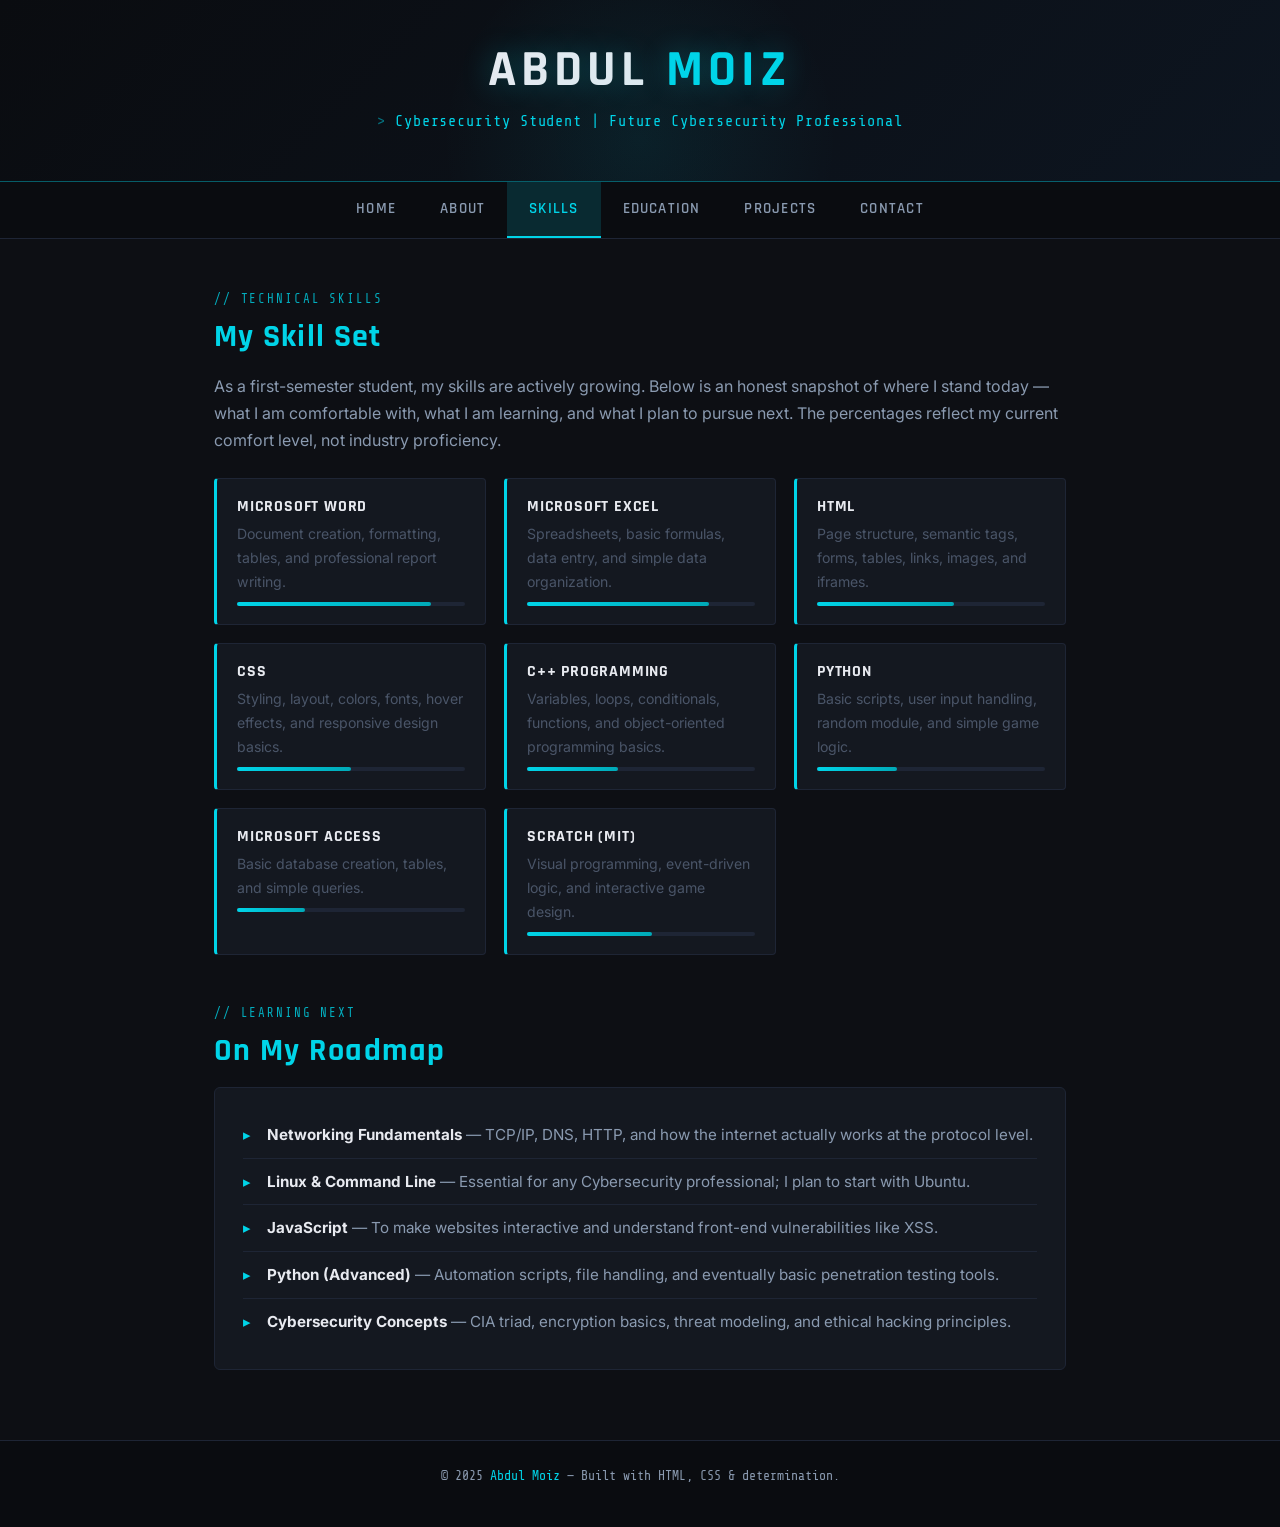
<file: Porfolio/skills.html>
<!DOCTYPE html>
<html lang="en">
<head>
    <meta charset="UTF-8">
    <meta name="viewport" content="width=device-width, initial-scale=1.0">
    <title>Skills - Abdul Moiz</title>
    <link rel="stylesheet" href="style.css">
</head>
<body>

<header>
    <h1>Abdul <span>Moiz</span></h1>
    <p class="tagline">Cybersecurity Student | Future Cybersecurity Professional</p>
</header>

<nav>
    <a href="index.html">Home</a>
    <a href="about.html">About</a>
    <a href="skills.html" class="active">Skills</a>
    <a href="education.html">Education</a>
    <a href="project.html">Projects</a>
    <a href="contact.html">Contact</a>
</nav>

<section>
    <div class="section-label">// technical skills</div>
    <h2>My Skill Set</h2>
    <p>
        As a first-semester student, my skills are actively growing. Below is an honest snapshot of where I stand today —
        what I am comfortable with, what I am learning, and what I plan to pursue next. The percentages reflect
        my current comfort level, not industry proficiency.
    </p>

    <div class="skills-grid">

        <div class="skill-item">
            <h4>Microsoft Word</h4>
            <p>Document creation, formatting, tables, and professional report writing.</p>
            <div class="skill-bar-wrap"><div class="skill-bar" style="width:85%"></div></div>
        </div>

        <div class="skill-item">
            <h4>Microsoft Excel</h4>
            <p>Spreadsheets, basic formulas, data entry, and simple data organization.</p>
            <div class="skill-bar-wrap"><div class="skill-bar" style="width:80%"></div></div>
        </div>

        <div class="skill-item">
            <h4>HTML</h4>
            <p>Page structure, semantic tags, forms, tables, links, images, and iframes.</p>
            <div class="skill-bar-wrap"><div class="skill-bar" style="width:60%"></div></div>
        </div>

        <div class="skill-item">
            <h4>CSS</h4>
            <p>Styling, layout, colors, fonts, hover effects, and responsive design basics.</p>
            <div class="skill-bar-wrap"><div class="skill-bar" style="width:50%"></div></div>
        </div>

        <div class="skill-item">
            <h4>C++ Programming</h4>
            <p>Variables, loops, conditionals, functions, and object-oriented programming basics.</p>
            <div class="skill-bar-wrap"><div class="skill-bar" style="width:40%"></div></div>
        </div>

        <div class="skill-item">
            <h4>Python</h4>
            <p>Basic scripts, user input handling, random module, and simple game logic.</p>
            <div class="skill-bar-wrap"><div class="skill-bar" style="width:35%"></div></div>
        </div>

        <div class="skill-item">
            <h4>Microsoft Access</h4>
            <p>Basic database creation, tables, and simple queries.</p>
            <div class="skill-bar-wrap"><div class="skill-bar" style="width:30%"></div></div>
        </div>

        <div class="skill-item">
            <h4>Scratch (MIT)</h4>
            <p>Visual programming, event-driven logic, and interactive game design.</p>
            <div class="skill-bar-wrap"><div class="skill-bar" style="width:55%"></div></div>
        </div>

    </div>

    <div class="section-label" style="margin-top:48px">// learning next</div>
    <h2>On My Roadmap</h2>
    <div class="card">
        <ul class="styled">
            <li><strong style="color:var(--text-primary)">Networking Fundamentals</strong> — TCP/IP, DNS, HTTP, and how the internet actually works at the protocol level.</li>
            <li><strong style="color:var(--text-primary)">Linux & Command Line</strong> — Essential for any Cybersecurity professional; I plan to start with Ubuntu.</li>
            <li><strong style="color:var(--text-primary)">JavaScript</strong> — To make websites interactive and understand front-end vulnerabilities like XSS.</li>
            <li><strong style="color:var(--text-primary)">Python (Advanced)</strong> — Automation scripts, file handling, and eventually basic penetration testing tools.</li>
            <li><strong style="color:var(--text-primary)">Cybersecurity Concepts</strong> — CIA triad, encryption basics, threat modeling, and ethical hacking principles.</li>
        </ul>
    </div>
</section>

<footer>
    <p>&copy; 2025 <span>Abdul Moiz</span> &mdash; Built with HTML, CSS &amp; determination.</p>
</footer>

</body>
</html>
</file>
<file: Porfolio/style.css>
/* ========================================
   Abdul Moiz Portfolio - style.css
   Cybersecurity Theme: Dark + Cyan + Code
   ======================================== */

@import url('https://fonts.googleapis.com/css2?family=Share+Tech+Mono&family=Rajdhani:wght@400;600;700&family=Inter:wght@300;400;500&display=swap');

/* ---------- CSS Variables ---------- */
:root {
    --bg-main:       #0d0f14;
    --bg-card:       #141820;
    --bg-nav:        #0a0c10;
    --accent:        #00d4e8;
    --accent-dim:    #00aab8;
    --accent-glow:   rgba(0, 212, 232, 0.15);
    --text-primary:  #e8eaf0;
    --text-secondary:#8a9ab0;
    --text-muted:    #4a5568;
    --border:        #1e2535;
    --border-accent: rgba(0, 212, 232, 0.4);
    --font-display:  'Rajdhani', sans-serif;
    --font-mono:     'Share Tech Mono', monospace;
    --font-body:     'Inter', sans-serif;
}

/* ---------- Reset & Base ---------- */
*, *::before, *::after { box-sizing: border-box; margin: 0; padding: 0; }
html { scroll-behavior: smooth; }
body {
    font-family: var(--font-body);
    background-color: var(--bg-main);
    color: var(--text-primary);
    font-size: 16px;
    line-height: 1.7;
    min-height: 100vh;
}

/* ---------- Typography ---------- */
h1, h2, h3, h4 {
    font-family: var(--font-display);
    font-weight: 700;
    letter-spacing: 0.04em;
    line-height: 1.2;
}
h1 { font-size: 2.8rem; }
h2 { font-size: 2rem; color: var(--accent); margin-bottom: 1rem; }
h3 { font-size: 1.4rem; color: var(--text-primary); margin-bottom: 0.6rem; }
p  { color: var(--text-secondary); margin-bottom: 1rem; }
a  { color: var(--accent); text-decoration: none; transition: color 0.2s; }
a:hover { color: var(--text-primary); }

/* ---------- Header ---------- */
header {
    background: linear-gradient(135deg, #0a0c10 0%, #0d1520 100%);
    border-bottom: 1px solid var(--border-accent);
    padding: 40px 20px 30px;
    text-align: center;
    position: relative;
    overflow: hidden;
}
header::before {
    content: '';
    position: absolute;
    top: -60px; left: 50%; transform: translateX(-50%);
    width: 400px; height: 400px;
    background: radial-gradient(circle, rgba(0,212,232,0.08) 0%, transparent 70%);
    pointer-events: none;
}
header h1 {
    font-size: 3.2rem;
    color: var(--text-primary);
    text-transform: uppercase;
    letter-spacing: 0.1em;
    text-shadow: 0 0 30px rgba(0,212,232,0.3);
}
header h1 span { color: var(--accent); }
header p.tagline {
    font-family: var(--font-mono);
    font-size: 0.95rem;
    color: var(--accent);
    margin-top: 8px;
    letter-spacing: 0.06em;
}
header p.tagline::before { content: '> '; opacity: 0.5; }

/* ---------- Navigation ---------- */
nav {
    background-color: var(--bg-nav);
    border-bottom: 1px solid var(--border);
    text-align: center;
    padding: 0;
    position: sticky;
    top: 0;
    z-index: 100;
    display: flex;
    justify-content: center;
    flex-wrap: wrap;
}
nav a {
    font-family: var(--font-display);
    font-weight: 600;
    font-size: 0.95rem;
    color: var(--text-secondary);
    padding: 14px 22px;
    letter-spacing: 0.08em;
    text-transform: uppercase;
    display: inline-block;
    border-bottom: 2px solid transparent;
    transition: all 0.2s;
}
nav a:hover, nav a.active {
    color: var(--accent);
    border-bottom-color: var(--accent);
    background-color: var(--accent-glow);
}

/* ---------- Section ---------- */
section {
    max-width: 900px;
    margin: 0 auto;
    padding: 50px 24px;
}
.section-label {
    font-family: var(--font-mono);
    font-size: 0.78rem;
    color: var(--accent);
    letter-spacing: 0.15em;
    text-transform: uppercase;
    margin-bottom: 8px;
    opacity: 0.8;
}

/* ---------- Cards ---------- */
.card {
    background: var(--bg-card);
    border: 1px solid var(--border);
    border-radius: 6px;
    padding: 24px 28px;
    margin-bottom: 20px;
    transition: border-color 0.2s, box-shadow 0.2s;
}
.card:hover {
    border-color: var(--border-accent);
    box-shadow: 0 0 20px var(--accent-glow);
}

/* ---------- Skills Grid ---------- */
.skills-grid {
    display: grid;
    grid-template-columns: repeat(auto-fill, minmax(260px, 1fr));
    gap: 18px;
    margin-top: 24px;
}
.skill-item {
    background: var(--bg-card);
    border: 1px solid var(--border);
    border-left: 3px solid var(--accent);
    padding: 18px 20px;
    border-radius: 4px;
}
.skill-item h4 {
    font-family: var(--font-display);
    font-size: 1rem;
    color: var(--text-primary);
    margin-bottom: 6px;
    text-transform: uppercase;
    letter-spacing: 0.05em;
}
.skill-item p { font-size: 0.88rem; color: var(--text-muted); margin: 0; }
.skill-bar-wrap { margin-top: 8px; background: var(--border); border-radius: 2px; height: 4px; }
.skill-bar { height: 4px; border-radius: 2px; background: linear-gradient(90deg, var(--accent), var(--accent-dim)); }

/* ---------- Projects ---------- */
.project-card {
    background: var(--bg-card);
    border: 1px solid var(--border);
    border-radius: 6px;
    padding: 28px;
    margin-bottom: 24px;
    position: relative;
    overflow: hidden;
}
.project-card::before {
    content: '';
    position: absolute;
    top: 0; left: 0; right: 0;
    height: 2px;
    background: linear-gradient(90deg, var(--accent), transparent);
}
.project-card:hover {
    border-color: var(--border-accent);
    box-shadow: 0 4px 30px var(--accent-glow);
}
.project-tag {
    display: inline-block;
    font-family: var(--font-mono);
    font-size: 0.72rem;
    color: var(--accent);
    background: var(--accent-glow);
    border: 1px solid var(--border-accent);
    padding: 3px 10px;
    border-radius: 2px;
    margin-right: 6px;
    margin-bottom: 12px;
    letter-spacing: 0.05em;
    text-transform: uppercase;
}

/* ---------- Code Blocks ---------- */
pre, code {
    font-family: var(--font-mono);
    font-size: 0.85rem;
    background: #080a0f;
    border: 1px solid var(--border);
    border-radius: 4px;
}
pre {
    padding: 20px;
    overflow-x: auto;
    color: #a8d8b8;
    line-height: 1.6;
    margin: 16px 0;
}
.code-header {
    background: #080a0f;
    border: 1px solid var(--border);
    border-bottom: none;
    border-radius: 4px 4px 0 0;
    padding: 8px 16px;
    display: flex;
    align-items: center;
    gap: 10px;
}
.code-header span { font-family: var(--font-mono); font-size: 0.78rem; color: var(--text-muted); }
.dot { width: 10px; height: 10px; border-radius: 50%; }
.dot-r { background: #ff5f57; }
.dot-y { background: #febc2e; }
.dot-g { background: #28c840; }
.code-header + pre { border-top: none; border-radius: 0 0 4px 4px; }

/* ---------- Table ---------- */
table { width: 100%; border-collapse: collapse; font-size: 0.92rem; margin-top: 16px; }
th {
    font-family: var(--font-display);
    background: var(--bg-nav);
    color: var(--accent);
    padding: 12px 16px;
    text-align: left;
    border: 1px solid var(--border);
    letter-spacing: 0.06em;
    text-transform: uppercase;
    font-size: 0.85rem;
}
td { padding: 12px 16px; border: 1px solid var(--border); color: var(--text-secondary); background: var(--bg-card); }
tr:hover td { background: #181f2e; }

/* ---------- Lists ---------- */
ul.styled { list-style: none; padding: 0; }
ul.styled li {
    padding: 10px 0 10px 24px;
    position: relative;
    color: var(--text-secondary);
    border-bottom: 1px solid var(--border);
    font-size: 0.95rem;
}
ul.styled li::before { content: '▸'; position: absolute; left: 0; color: var(--accent); }
ul.styled li:last-child { border-bottom: none; }

/* ---------- Form ---------- */
.form-wrapper {
    background: var(--bg-card);
    border: 1px solid var(--border);
    border-radius: 6px;
    padding: 32px;
    margin-top: 24px;
}
.form-group { margin-bottom: 20px; }
label {
    display: block;
    font-family: var(--font-display);
    font-size: 0.88rem;
    color: var(--accent);
    letter-spacing: 0.06em;
    text-transform: uppercase;
    margin-bottom: 6px;
}
input[type="text"], input[type="email"], input[type="tel"], select, textarea {
    width: 100%;
    background: #080a0f;
    border: 1px solid var(--border);
    color: var(--text-primary);
    padding: 12px 14px;
    font-family: var(--font-body);
    font-size: 0.92rem;
    border-radius: 4px;
    outline: none;
    transition: border-color 0.2s;
}
input:focus, select:focus, textarea:focus {
    border-color: var(--accent);
    box-shadow: 0 0 0 2px var(--accent-glow);
}
textarea { resize: vertical; min-height: 120px; }
.btn {
    display: inline-block;
    font-family: var(--font-display);
    font-size: 1rem;
    font-weight: 700;
    letter-spacing: 0.1em;
    text-transform: uppercase;
    padding: 12px 32px;
    background: transparent;
    color: var(--accent);
    border: 2px solid var(--accent);
    border-radius: 4px;
    cursor: pointer;
    transition: all 0.2s;
}
.btn:hover { background: var(--accent); color: var(--bg-main); box-shadow: 0 0 20px var(--accent-glow); }

/* ---------- Contact Info ---------- */
.contact-info {
    display: grid;
    grid-template-columns: repeat(auto-fill, minmax(240px, 1fr));
    gap: 16px;
    margin-bottom: 32px;
}
.contact-item {
    background: var(--bg-card);
    border: 1px solid var(--border);
    border-left: 3px solid var(--accent);
    padding: 18px 20px;
    border-radius: 4px;
}
.contact-item .ci-label {
    font-family: var(--font-mono);
    font-size: 0.75rem;
    color: var(--text-muted);
    letter-spacing: 0.1em;
    text-transform: uppercase;
    margin-bottom: 4px;
}
.contact-item .ci-value { font-size: 0.95rem; color: var(--text-primary); font-weight: 500; }

/* ---------- Footer ---------- */
footer {
    background: var(--bg-nav);
    border-top: 1px solid var(--border);
    text-align: center;
    padding: 24px;
    font-family: var(--font-mono);
    font-size: 0.82rem;
    color: var(--text-muted);
}
footer span { color: var(--accent); }

/* ---------- Responsive ---------- */
@media (max-width: 600px) {
    header h1 { font-size: 2rem; }
    h2 { font-size: 1.5rem; }
    nav a { padding: 12px 14px; font-size: 0.82rem; }
    section { padding: 30px 16px; }
    .form-wrapper { padding: 20px; }
}
</file>
